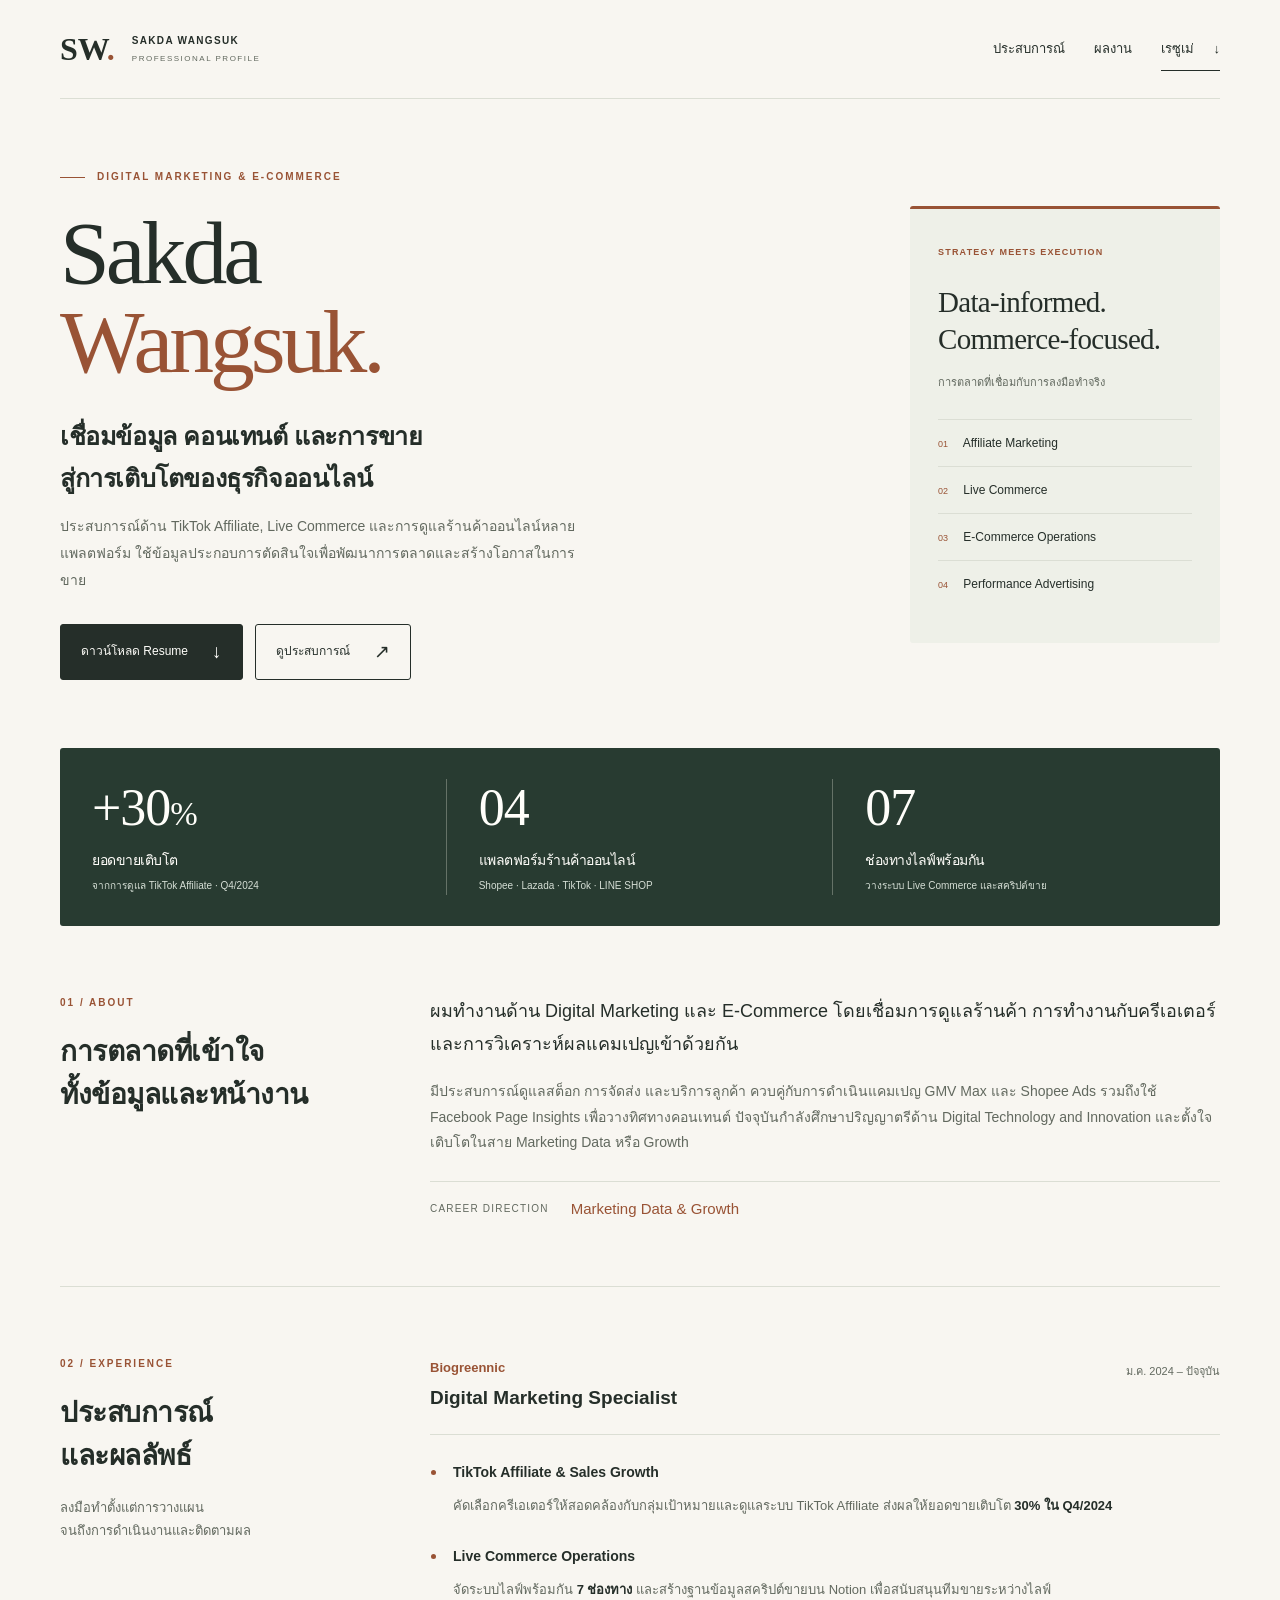
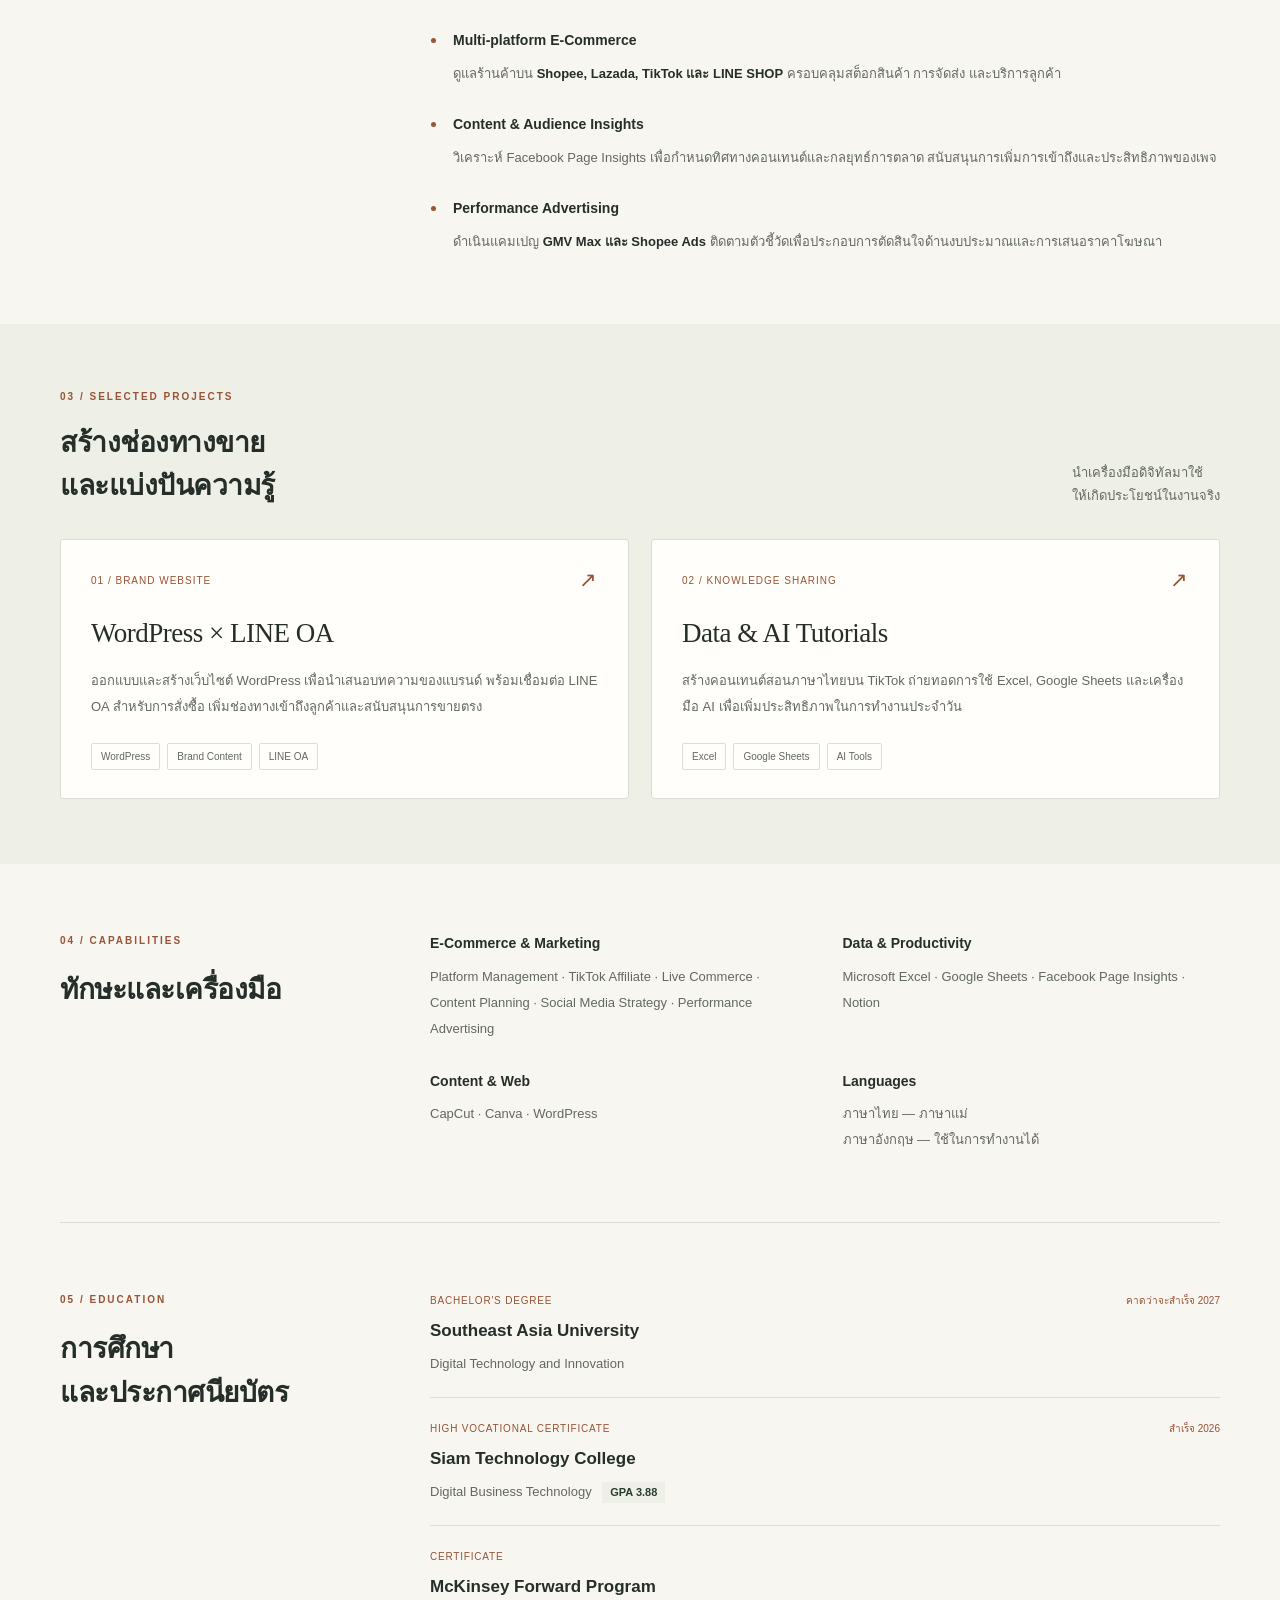
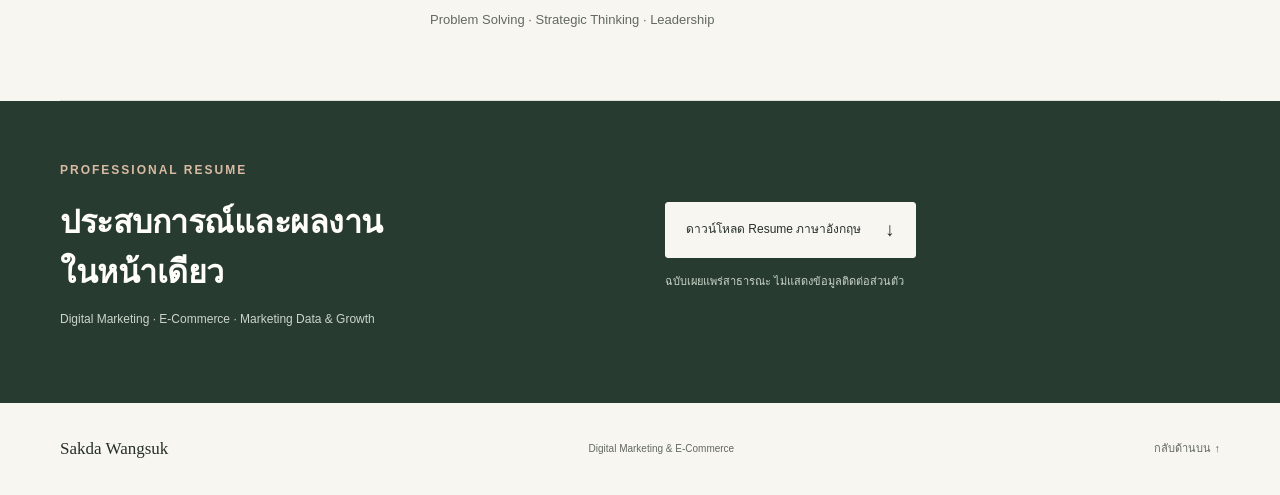
<file: index.html>
<!doctype html>
<html lang="th">
<head>
  <meta charset="utf-8">
  <meta name="viewport" content="width=device-width, initial-scale=1">
  <meta name="theme-color" content="#f8f6f1">
  <meta name="description" content="Sakda Wangsuk — Digital Marketing & E-Commerce Specialist. ประสบการณ์ TikTok Affiliate, Live Commerce และการดูแลร้านค้าออนไลน์ พร้อมผลงานยอดขายเติบโต 30% ใน Q4/2024">
  <meta name="robots" content="noindex, nofollow">
  <meta property="og:type" content="profile">
  <meta property="og:title" content="Sakda Wangsuk | Digital Marketing & E-Commerce">
  <meta property="og:description" content="เชื่อมข้อมูล คอนเทนต์ และการขาย สู่การเติบโตของธุรกิจออนไลน์">
  <meta name="twitter:card" content="summary">
  <title>Sakda Wangsuk | Digital Marketing & E-Commerce</title>
  <link rel="icon" href="asset/favicon.svg" type="image/svg+xml">
  <link rel="stylesheet" href="style.css">
</head>
<body>
  <a class="skip-link" href="#main">ข้ามไปยังเนื้อหา</a>
  <header class="site-header wrap">
    <a class="brand" href="#main" aria-label="Sakda Wangsuk หน้าหลัก"><span class="monogram">SW<span>.</span></span><span class="brand-caption">SAKDA WANGSUK<br><small>PROFESSIONAL PROFILE</small></span></a>
    <nav aria-label="เมนูหลัก"><a href="#experience">ประสบการณ์</a><a href="#projects">ผลงาน</a><a class="nav-resume" href="#resume">เรซูเม่ <span aria-hidden="true">↓</span></a></nav>
  </header>
  <main id="main">
    <section class="hero wrap" aria-labelledby="name">
      <div class="hero-copy">
        <p class="eyebrow"><span class="small-line"></span> DIGITAL MARKETING & E-COMMERCE</p>
        <h1 id="name">Sakda<br><span>Wangsuk.</span></h1>
        <p class="hero-statement">เชื่อมข้อมูล คอนเทนต์ และการขาย<br>สู่การเติบโตของธุรกิจออนไลน์</p>
        <p class="hero-description">ประสบการณ์ด้าน TikTok Affiliate, Live Commerce และการดูแลร้านค้าออนไลน์หลายแพลตฟอร์ม ใช้ข้อมูลประกอบการตัดสินใจเพื่อพัฒนาการตลาดและสร้างโอกาสในการขาย</p>
        <div class="actions"><a class="button button-dark" href="Sakda-Wangsuk-Resume.pdf" download>ดาวน์โหลด Resume <span aria-hidden="true">↓</span></a><a class="button button-outline" href="#experience">ดูประสบการณ์ <span aria-hidden="true">↗</span></a></div>
      </div>
      <aside class="profile-card" aria-label="ความเชี่ยวชาญหลัก">
        <p class="eyebrow">STRATEGY MEETS EXECUTION</p>
        <h2>Data-informed.<br>Commerce-focused.</h2>
        <p>การตลาดที่เชื่อมกับการลงมือทำจริง</p>
        <ul><li><span>01</span> Affiliate Marketing</li><li><span>02</span> Live Commerce</li><li><span>03</span> E-Commerce Operations</li><li><span>04</span> Performance Advertising</li></ul>
      </aside>
    </section>
    <section class="highlights wrap" aria-label="ผลงานเด่น">
      <div class="highlight"><p class="metric">+30<span>%</span></p><h2>ยอดขายเติบโต</h2><p>จากการดูแล TikTok Affiliate · Q4/2024</p></div>
      <div class="highlight"><p class="metric">04</p><h2>แพลตฟอร์มร้านค้าออนไลน์</h2><p>Shopee · Lazada · TikTok · LINE SHOP</p></div>
      <div class="highlight"><p class="metric">07</p><h2>ช่องทางไลฟ์พร้อมกัน</h2><p>วางระบบ Live Commerce และสคริปต์ขาย</p></div>
    </section>
    <section class="content-section wrap about" aria-labelledby="about-title">
      <div class="section-label"><p class="eyebrow">01 / ABOUT</p><h2 id="about-title">การตลาดที่เข้าใจ<br>ทั้งข้อมูลและหน้างาน</h2></div>
      <div class="section-content"><p class="lead">ผมทำงานด้าน Digital Marketing และ E-Commerce โดยเชื่อมการดูแลร้านค้า การทำงานกับครีเอเตอร์ และการวิเคราะห์ผลแคมเปญเข้าด้วยกัน</p><p>มีประสบการณ์ดูแลสต็อก การจัดส่ง และบริการลูกค้า ควบคู่กับการดำเนินแคมเปญ GMV Max และ Shopee Ads รวมถึงใช้ Facebook Page Insights เพื่อวางทิศทางคอนเทนต์ ปัจจุบันกำลังศึกษาปริญญาตรีด้าน Digital Technology and Innovation และตั้งใจเติบโตในสาย Marketing Data หรือ Growth</p><div class="focus-note"><span>CAREER DIRECTION</span><strong>Marketing Data & Growth</strong></div></div>
    </section>
    <section class="content-section wrap" id="experience" aria-labelledby="experience-title">
      <div class="section-label"><p class="eyebrow">02 / EXPERIENCE</p><h2 id="experience-title">ประสบการณ์<br>และผลลัพธ์</h2><p class="section-note">ลงมือทำตั้งแต่การวางแผน<br>จนถึงการดำเนินงานและติดตามผล</p></div>
      <div class="section-content">
        <article class="experience-card"><div class="job-heading"><div><p class="company">Biogreennic</p><h3>Digital Marketing Specialist</h3></div><p class="date">ม.ค. 2024 – ปัจจุบัน</p></div>
          <ul class="achievement-list">
            <li><strong>TikTok Affiliate & Sales Growth</strong><p>คัดเลือกครีเอเตอร์ให้สอดคล้องกับกลุ่มเป้าหมายและดูแลระบบ TikTok Affiliate ส่งผลให้ยอดขายเติบโต <b>30% ใน Q4/2024</b></p></li>
            <li><strong>Live Commerce Operations</strong><p>จัดระบบไลฟ์พร้อมกัน <b>7 ช่องทาง</b> และสร้างฐานข้อมูลสคริปต์ขายบน Notion เพื่อสนับสนุนทีมขายระหว่างไลฟ์</p></li>
            <li><strong>Multi-platform E-Commerce</strong><p>ดูแลร้านค้าบน <b>Shopee, Lazada, TikTok และ LINE SHOP</b> ครอบคลุมสต็อกสินค้า การจัดส่ง และบริการลูกค้า</p></li>
            <li><strong>Content & Audience Insights</strong><p>วิเคราะห์ Facebook Page Insights เพื่อกำหนดทิศทางคอนเทนต์และกลยุทธ์การตลาด สนับสนุนการเพิ่มการเข้าถึงและประสิทธิภาพของเพจ</p></li>
            <li><strong>Performance Advertising</strong><p>ดำเนินแคมเปญ <b>GMV Max และ Shopee Ads</b> ติดตามตัวชี้วัดเพื่อประกอบการตัดสินใจด้านงบประมาณและการเสนอราคาโฆษณา</p></li>
          </ul>
        </article>
      </div>
    </section>
    <section class="project-section" id="projects" aria-labelledby="projects-title"><div class="wrap">
      <div class="section-top"><div><p class="eyebrow">03 / SELECTED PROJECTS</p><h2 id="projects-title">สร้างช่องทางขาย<br>และแบ่งปันความรู้</h2></div><p>นำเครื่องมือดิจิทัลมาใช้<br>ให้เกิดประโยชน์ในงานจริง</p></div>
      <div class="project-grid">
        <article class="project-card"><div class="project-meta"><span>01 / BRAND WEBSITE</span><span aria-hidden="true">↗</span></div><h3>WordPress × LINE OA</h3><p>ออกแบบและสร้างเว็บไซต์ WordPress เพื่อนำเสนอบทความของแบรนด์ พร้อมเชื่อมต่อ LINE OA สำหรับการสั่งซื้อ เพิ่มช่องทางเข้าถึงลูกค้าและสนับสนุนการขายตรง</p><div class="tags"><span>WordPress</span><span>Brand Content</span><span>LINE OA</span></div></article>
        <article class="project-card"><div class="project-meta"><span>02 / KNOWLEDGE SHARING</span><span aria-hidden="true">↗</span></div><h3>Data & AI Tutorials</h3><p>สร้างคอนเทนต์สอนภาษาไทยบน TikTok ถ่ายทอดการใช้ Excel, Google Sheets และเครื่องมือ AI เพื่อเพิ่มประสิทธิภาพในการทำงานประจำวัน</p><div class="tags"><span>Excel</span><span>Google Sheets</span><span>AI Tools</span></div></article>
      </div>
    </div></section>
    <section class="content-section wrap" id="skills" aria-labelledby="skills-title">
      <div class="section-label"><p class="eyebrow">04 / CAPABILITIES</p><h2 id="skills-title">ทักษะและเครื่องมือ</h2></div>
      <div class="section-content skill-groups">
        <div><h3>E-Commerce & Marketing</h3><p>Platform Management · TikTok Affiliate · Live Commerce · Content Planning · Social Media Strategy · Performance Advertising</p></div>
        <div><h3>Data & Productivity</h3><p>Microsoft Excel · Google Sheets · Facebook Page Insights · Notion</p></div>
        <div><h3>Content & Web</h3><p>CapCut · Canva · WordPress</p></div>
        <div><h3>Languages</h3><p>ภาษาไทย — ภาษาแม่<br>ภาษาอังกฤษ — ใช้ในการทำงานได้</p></div>
      </div>
    </section>
    <section class="content-section wrap" id="education" aria-labelledby="education-title">
      <div class="section-label"><p class="eyebrow">05 / EDUCATION</p><h2 id="education-title">การศึกษา<br>และประกาศนียบัตร</h2></div>
      <div class="section-content education-list">
        <article><div class="education-meta"><span>BACHELOR'S DEGREE</span><span>คาดว่าจะสำเร็จ 2027</span></div><h3>Southeast Asia University</h3><p>Digital Technology and Innovation</p></article>
        <article><div class="education-meta"><span>HIGH VOCATIONAL CERTIFICATE</span><span>สำเร็จ 2026</span></div><h3>Siam Technology College</h3><p>Digital Business Technology <span class="gpa">GPA 3.88</span></p></article>
        <article><div class="education-meta"><span>CERTIFICATE</span></div><h3>McKinsey Forward Program</h3><p>Problem Solving · Strategic Thinking · Leadership</p></article>
      </div>
    </section>
    <section class="resume-section" id="resume" aria-labelledby="resume-title"><div class="wrap resume-inner"><div><p class="eyebrow">PROFESSIONAL RESUME</p><h2 id="resume-title">ประสบการณ์และผลงาน<br>ในหน้าเดียว</h2><p>Digital Marketing · E-Commerce · Marketing Data & Growth</p></div><div class="resume-download"><a class="button" href="Sakda-Wangsuk-Resume.pdf" download>ดาวน์โหลด Resume ภาษาอังกฤษ <span aria-hidden="true">↓</span></a><p>ฉบับเผยแพร่สาธารณะ ไม่แสดงข้อมูลติดต่อส่วนตัว</p></div></div></section>
  </main>
  <footer class="wrap"><span>Sakda Wangsuk</span><span>Digital Marketing & E-Commerce</span><a href="#main">กลับด้านบน ↑</a></footer>
</body>
</html>
</file>
<file: style.css>
@charset "UTF-8";
:root{--paper:#f8f6f1;--white:#fffefa;--ink:#252e29;--muted:#62695f;--accent:#995335;--line:#dbded4;--dark:#283b31;--soft:#eef0e8;--radius:3px}
*{box-sizing:border-box}html{scroll-behavior:smooth;scroll-padding-top:24px}body{margin:0;background:var(--paper);color:var(--ink);font-family:"Leelawadee UI","Tahoma","Arial",sans-serif;font-size:16px;line-height:1.8}a{color:inherit;text-decoration:none}img{max-width:100%;display:block}button,a{-webkit-tap-highlight-color:transparent}a:focus-visible{outline:3px solid var(--accent);outline-offset:6px}.wrap{width:min(1160px,calc(100% - 96px));margin-inline:auto}.skip-link{position:absolute;top:-100px;left:20px;z-index:20;background:var(--ink);color:white;padding:12px}.skip-link:focus{top:12px}.site-header{display:flex;align-items:center;justify-content:space-between;gap:24px;padding-block:27px;border-bottom:1px solid var(--line)}.brand{display:flex;align-items:center;gap:17px;min-height:44px}.monogram{font-family:Georgia,serif;font-size:32px;line-height:1;font-weight:bold}.monogram span{color:var(--accent)}.brand-caption{font-family:Arial,sans-serif;font-size:10px;letter-spacing:1.3px;font-weight:700;line-height:1.7}.brand-caption small{font-size:8px;letter-spacing:1.5px;font-weight:400;color:var(--muted)}nav{display:flex;gap:29px;align-items:center;font-size:13px}nav a{display:flex;min-height:44px;align-items:center;gap:20px}nav a:hover{color:var(--accent)}.nav-resume{border-bottom:1px solid var(--ink)}.hero{display:grid;grid-template-columns:1fr 310px;gap:90px;padding-top:70px;padding-bottom:68px;align-items:center}.eyebrow{display:flex;gap:12px;align-items:center;font-family:Arial,sans-serif;font-size:10px;letter-spacing:2px;font-weight:700;color:var(--accent);line-height:1.6;margin:0 0 24px}.small-line{width:25px;height:1px;background:var(--accent)}h1{font-family:Georgia,"Times New Roman",serif;font-size:clamp(66px,7vw,94px);font-weight:400;line-height:.99;letter-spacing:-4px;margin:0 0 30px}h1 span{color:var(--accent)}.hero-statement{font-size:25px;font-weight:600;line-height:1.65;margin:0 0 14px;letter-spacing:-.4px}.hero-description{max-width:540px;color:var(--muted);font-size:14px;line-height:1.95;margin:0}.actions{display:flex;gap:12px;margin-top:29px;flex-wrap:wrap}.button{display:inline-flex;align-items:center;justify-content:space-between;gap:24px;min-height:49px;padding:10px 20px;border:1px solid var(--ink);font-size:12px;border-radius:var(--radius);transition:background .15s,color .15s}.button-dark{background:var(--ink);color:var(--white)}.button-dark:hover{background:var(--dark)}.button-outline:hover{background:var(--soft)}.button span{font-size:19px}.location{display:flex;gap:11px;align-items:center;font-family:Arial,sans-serif;font-size:11px;color:var(--muted);margin-top:22px}.divider{color:#adb0a6}.portrait-card{margin:0;align-self:center}.portrait-frame{height:354px;background:#d9ddd5;overflow:hidden;border-radius:120px 120px 3px 3px}.portrait-frame img{width:100%;height:100%;object-fit:cover;object-position:center 24%}.portrait-card figcaption{padding:21px 0 0 20px;border-left:1px solid var(--accent);margin-top:22px}.portrait-card figcaption>span:first-child{display:block;font-family:Arial,sans-serif;font-size:9px;letter-spacing:1.5px;color:var(--accent);margin-bottom:10px}.portrait-card strong{display:block;font:400 27px/1.2 Georgia,serif;letter-spacing:-.4px}.portrait-caption{display:block;color:var(--muted);font-size:11px;margin-top:9px}.highlights{display:grid;grid-template-columns:repeat(3,1fr);background:var(--dark);color:var(--white);padding-block:31px;border-radius:var(--radius)}.highlight{padding:0 32px;border-right:1px solid #657267}.highlight:last-child{border-right:0}.metric{font:400 52px/1.1 Georgia,serif;margin:0 0 14px;letter-spacing:-1px}.metric span{font-size:33px}.highlight h2{font-size:14px;font-weight:500;margin:0 0 5px}.highlight>p:last-child{font-size:10px;color:#d5ded5;margin:0;line-height:1.8}.content-section{display:grid;grid-template-columns:300px 1fr;gap:70px;padding-block:69px;border-bottom:1px solid var(--line)}.section-label .eyebrow{margin-bottom:19px}h2{font-size:28px;line-height:1.55;letter-spacing:-.5px;margin:0;font-weight:600}.section-note{font-size:13px;color:var(--muted);margin-top:18px}.section-content>p{font-size:14px;color:var(--muted);margin-top:0}.section-content .lead{font-size:18px;color:var(--ink);line-height:1.85;margin-bottom:18px}.focus-note{display:flex;flex-wrap:wrap;gap:10px 22px;margin-top:26px;padding-top:18px;border-top:1px solid var(--line);align-items:center}.focus-note span{font:10px Arial,sans-serif;letter-spacing:1.2px;color:var(--muted)}.focus-note strong{font:500 15px Arial,sans-serif;color:var(--accent)}.job-heading{display:flex;justify-content:space-between;gap:20px;flex-wrap:wrap;border-bottom:1px solid var(--line);padding-bottom:21px;margin-bottom:23px}.company{color:var(--accent);font-family:Arial,sans-serif;font-size:13px;font-weight:700;margin:0 0 4px}h3{font-size:19px;line-height:1.55;margin:0;font-weight:600}.job-heading h3{font-family:Arial,sans-serif;font-size:19px}.date{font-size:11px;color:var(--muted);margin-top:6px}.achievement-list{list-style:none;padding:0;margin:0}.achievement-list li{position:relative;padding-left:23px;margin-bottom:24px}.achievement-list li:last-child{margin-bottom:0}.achievement-list li:before{content:"";position:absolute;left:1px;top:12px;width:5px;height:5px;background:var(--accent);border-radius:50%}.achievement-list strong{font:600 14px/1.6 Arial,sans-serif}.achievement-list p{font-size:13px;color:var(--muted);line-height:1.95;margin:6px 0 0}.achievement-list b{color:var(--ink);font-weight:600}.project-section{background:var(--soft);padding-block:65px;margin-top:-1px}.section-top{display:flex;justify-content:space-between;gap:30px;align-items:end;margin-bottom:32px}.section-top .eyebrow{margin-bottom:16px}.section-top>p{font-size:13px;color:var(--muted);margin:0}.project-grid{display:grid;grid-template-columns:1fr 1fr;gap:22px}.project-card{background:var(--white);border:1px solid var(--line);border-radius:var(--radius);padding:28px 30px}.project-meta{display:flex;justify-content:space-between;align-items:center;font:10px Arial,sans-serif;letter-spacing:1px;color:var(--accent);margin-bottom:24px}.project-meta span:last-child{font-size:21px}.project-card h3{font:400 27px/1.3 Georgia,serif;letter-spacing:-.5px}.project-card p{font-size:13px;line-height:1.95;color:var(--muted);margin:17px 0 24px}.tags{display:flex;gap:7px;flex-wrap:wrap}.tags span{font:10px/1.5 Arial,sans-serif;border:1px solid var(--line);padding:5px 9px;border-radius:2px;color:var(--muted)}.skill-groups{display:grid;grid-template-columns:1fr 1fr;gap:29px 35px}.skill-groups h3{font-family:Arial,sans-serif;font-size:14px;margin-bottom:9px}.skill-groups p{font-size:13px;color:var(--muted);line-height:2;margin:0}.education-list article{padding-block:22px;border-bottom:1px solid var(--line)}.education-list article:first-child{padding-top:0}.education-list article:last-child{border:0;padding-bottom:0}.education-meta{display:flex;justify-content:space-between;gap:14px;flex-wrap:wrap;color:var(--accent);font-size:10px;margin-bottom:8px}.education-meta span:first-child{font-family:Arial,sans-serif;letter-spacing:.8px}.education-list h3{font-family:Arial,sans-serif;font-size:17px}.education-list p{font-family:Arial,sans-serif;font-size:13px;color:var(--muted);margin:7px 0 0}.gpa{display:inline-block;padding:1px 8px;background:var(--soft);color:var(--dark);margin-left:7px;font-size:11px;font-weight:700}.contact-section{background:var(--dark);color:var(--white)}.contact-inner{display:grid;grid-template-columns:1fr 1fr;gap:80px;padding-block:63px}.contact-section .eyebrow{color:#d9bba3;margin-bottom:18px}.contact-section h2{font-size:34px}.contact-section p{color:#cbd5ca;font-size:13px}.contact-links>a{display:block;padding:9px 0 16px;border-bottom:1px solid #627168;min-height:44px}.contact-links small{display:block;color:#cbd5ca;font:9px Arial,sans-serif;letter-spacing:1.6px;margin-bottom:8px}.contact-links a>span{display:flex;justify-content:space-between;gap:12px;font-family:Arial,sans-serif;font-size:19px;overflow-wrap:anywhere}.contact-links a:hover{color:#e6c7ae}.contact-links .download-link{display:flex;justify-content:space-between;gap:12px;font-size:12px;border-bottom:0;margin-top:8px}.download-link>span{font-size:18px}footer{display:flex;align-items:center;justify-content:space-between;gap:20px;padding-block:24px;color:var(--muted);font-family:Arial,sans-serif;font-size:10px}footer>span:first-child{font-family:Georgia,serif;font-size:17px;color:var(--ink)}footer a{display:flex;align-items:center;min-height:44px;font-family:"Leelawadee UI",Tahoma,sans-serif;font-size:11px}
@media(min-width:1500px){.hero{padding-top:84px;padding-bottom:78px}}
@media(max-width:1000px){.wrap{width:calc(100% - 64px)}.hero{grid-template-columns:1fr 250px;gap:45px}.hero-statement{font-size:22px}.portrait-frame{height:330px}.content-section{grid-template-columns:220px 1fr;gap:40px}.highlight{padding-inline:23px}.highlight>p:last-child{font-size:10px}.contact-inner{gap:45px}.contact-links a>span{font-size:17px}}
@media(max-width:720px){.wrap{width:calc(100% - 40px)}.site-header{padding-block:17px;gap:14px}.brand-caption{display:none}nav{gap:20px;font-size:11px}.hero{grid-template-columns:1fr;gap:36px;padding-top:40px;padding-bottom:35px}.hero .eyebrow{font-size:9px;letter-spacing:1.5px}h1{font-size:75px;letter-spacing:-3px;margin-bottom:25px}.hero-statement{font-size:23px}.hero-description{font-size:13px}.portrait-card{display:grid;grid-template-columns:128px 1fr;align-items:center;gap:24px}.portrait-frame{height:165px;border-radius:60px 60px 2px 2px}.portrait-card figcaption{margin:0;padding:4px 0 4px 17px}.portrait-card strong{font-size:24px}.portrait-card figcaption>span:first-child{font-size:8px;letter-spacing:.9px}.portrait-caption{font-size:10px}.highlights{padding:23px 17px;gap:13px}.highlight{padding:0 10px 0 0}.highlight:last-child{padding:0}.metric{font-size:35px;margin-bottom:10px}.metric span{font-size:23px}.highlight h2{font-size:11px;line-height:1.65}.highlight>p:last-child{font-size:9px;line-height:1.75}.content-section{grid-template-columns:1fr;gap:27px;padding-block:43px}.section-label .eyebrow{margin-bottom:12px}h2{font-size:25px}.section-label h2 br{display:none}.section-note{display:none}.section-content .lead{font-size:17px}.section-content>p{font-size:13px}.job-heading{gap:7px}.date{margin-bottom:0}.achievement-list p{font-size:13px}.project-section{padding-block:43px}.section-top>p{display:none}.project-grid{grid-template-columns:1fr;gap:16px}.project-card{padding:24px}.skill-groups{gap:25px 20px}.skill-groups p{font-size:12px}.skill-groups h3{font-size:13px}.contact-inner{grid-template-columns:1fr;gap:27px;padding-block:43px}.contact-section h2{font-size:29px}.contact-links a>span{font-size:18px}footer{flex-wrap:wrap;gap:8px}footer>span:nth-child(2){display:none}}
@media(max-width:360px){.wrap{width:calc(100% - 32px)}nav{gap:13px}h1{font-size:65px}.hero-statement{font-size:20px}.actions{gap:9px}.button{font-size:11px;padding-inline:12px;gap:14px}.highlights{gap:9px;padding-inline:13px}.metric{font-size:30px}.highlight h2{font-size:10px}.highlight>p:last-child{font-size:8px}.skill-groups{grid-template-columns:1fr}.portrait-card{gap:15px}.portrait-card strong{font-size:21px}}
@media(prefers-reduced-motion:reduce){html{scroll-behavior:auto}*,*:before,*:after{transition:none!important;animation:none!important}}
@media print{@page{size:A4;margin:14mm}body{background:white;color:#111;font-size:10pt;line-height:1.5}.wrap{width:100%}.site-header,nav,.actions,.location,.portrait-card,.contact-section,footer,.skip-link{display:none!important}.hero{display:block;padding:0 0 16px}.hero .eyebrow{margin-bottom:10px}h1{font-size:32pt;letter-spacing:-1px;margin:0 0 12px}h1 br{display:none}h1 span{color:#111}.hero-statement{font-size:15pt}.hero-description{max-width:none;font-size:10pt}.highlights{background:white;color:#111;border:1px solid #aaa;padding:14px}.metric{font-size:25pt}.highlight>p:last-child{color:#333}.content-section{display:block;padding:18px 0}.section-label{margin-bottom:14px}.section-label h2 br,.section-note{display:none}.eyebrow{font-size:8pt;margin-bottom:4px!important}h2{font-size:16pt}.section-content p,.achievement-list p{font-size:10pt}.project-section{padding:18px 0;background:white}.project-grid{gap:16px}.project-card{padding:15px}.project-card h3{font-size:17pt}.project-card p{font-size:10pt}.project-card,.education-list article,.achievement-list li,.highlight{break-inside:avoid}h2,h3,.job-heading{break-after:avoid}.skill-groups{display:grid;grid-template-columns:1fr 1fr}.section-content .lead{font-size:11pt}.section-top{margin-bottom:14px}.education-list article{padding-block:12px}}

.profile-card{padding:36px 28px;background:var(--soft);border-top:3px solid var(--accent);border-radius:var(--radius)}
.profile-card .eyebrow{font-size:9px;letter-spacing:1.2px;margin-bottom:24px}
.profile-card h2{font:400 29px/1.3 Georgia,serif;letter-spacing:-.7px}
.profile-card>p:not(.eyebrow){font-size:11px;color:var(--muted);margin:14px 0 26px}
.profile-card ul{list-style:none;padding:0;margin:0}
.profile-card li{padding:14px 0;border-top:1px solid var(--line);font:12px/1.5 Arial,sans-serif}
.profile-card li span{color:var(--accent);font-size:9px;margin-right:12px}
.resume-section{background:var(--dark);color:var(--white)}
.resume-inner{display:grid;grid-template-columns:1fr 1fr;align-items:center;gap:50px;padding-block:60px}
.resume-section .eyebrow{color:#d9bba3;margin-bottom:18px}
.resume-section h2{font-size:32px}.resume-section p{color:#cbd5ca;font-size:12px}
.resume-download .button{background:var(--paper);border-color:var(--paper);color:var(--ink)}
.resume-download .button:hover{background:#e5e8dc}.resume-download p{font-size:11px;margin-top:14px}
@media(max-width:720px){.profile-card{padding:26px}.profile-card h2{font-size:30px}.profile-card ul{display:grid;grid-template-columns:1fr 1fr;gap:0 18px}.profile-card li{font-size:11px}.profile-card li span{display:block;margin-bottom:4px}.resume-inner{grid-template-columns:1fr;gap:22px;padding-block:42px}.resume-section h2{font-size:27px}}
@media print{.profile-card,.resume-section{display:none!important}}
</file>
